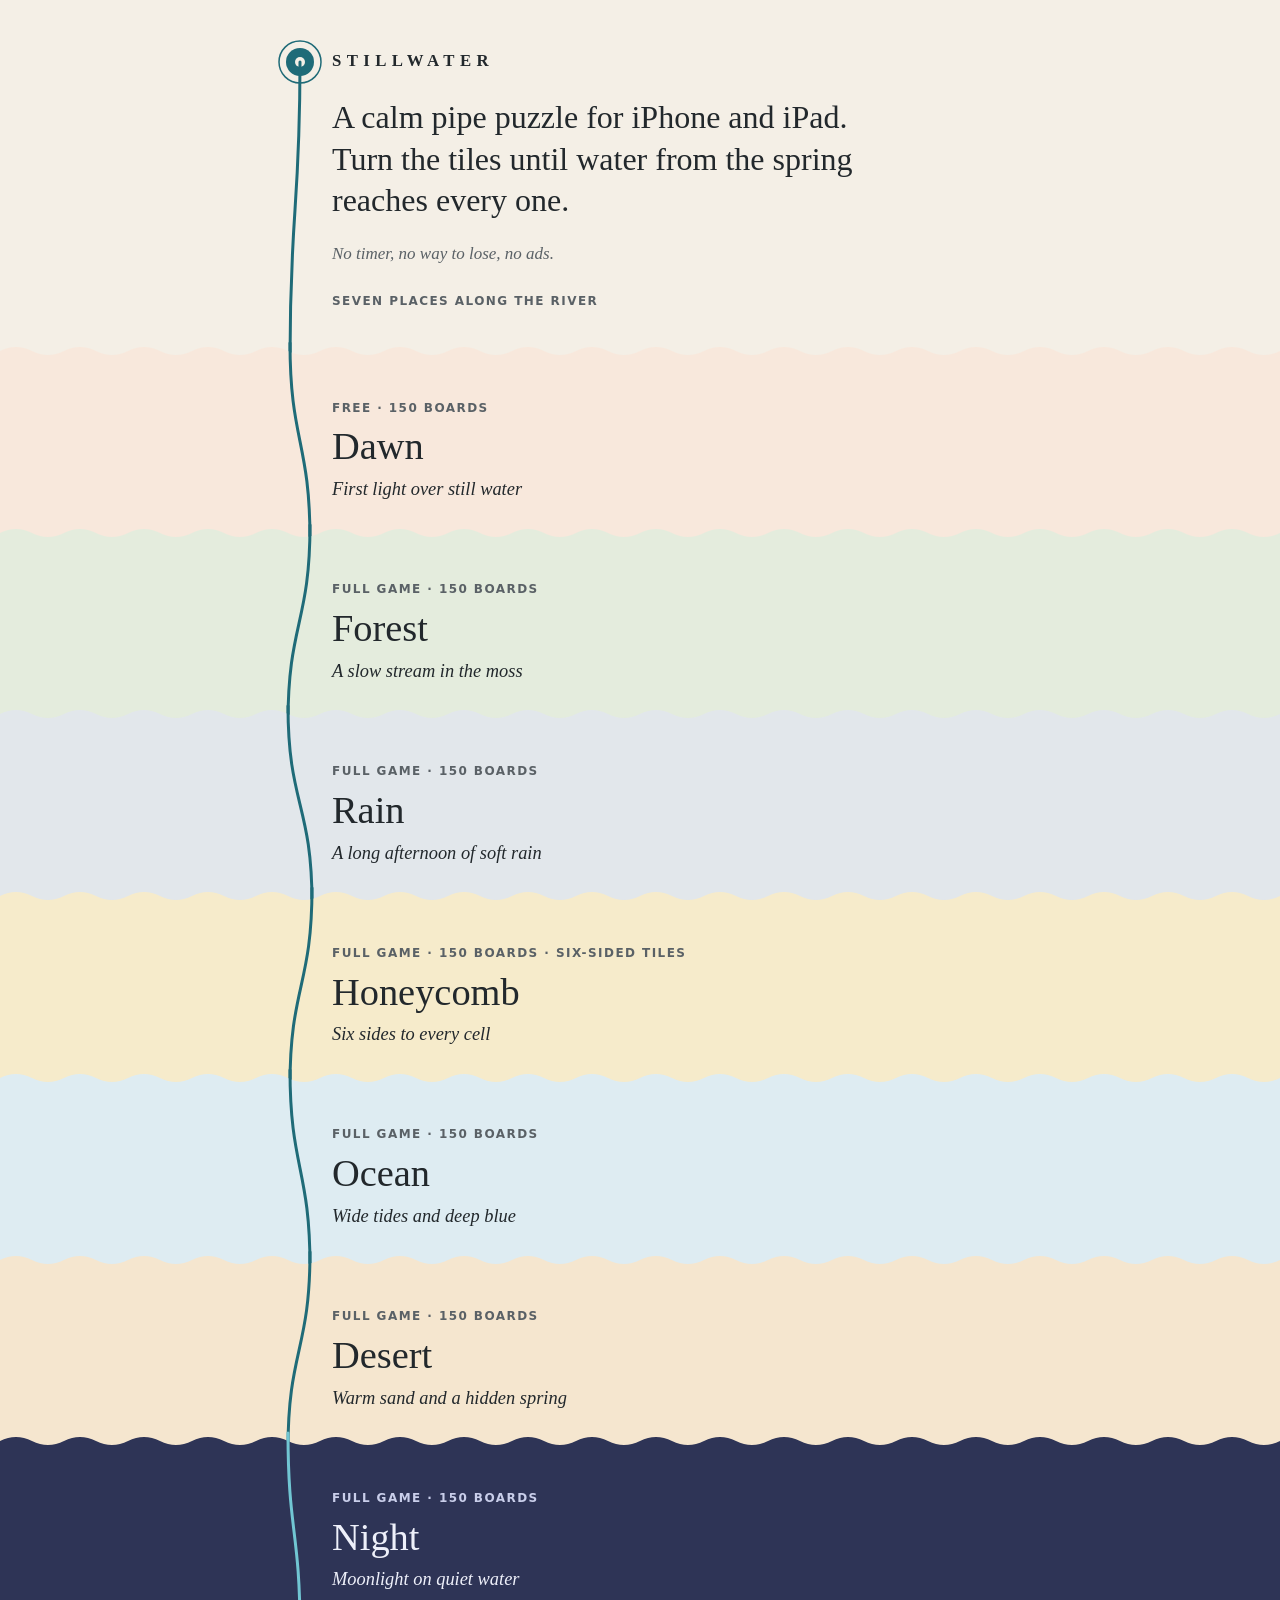
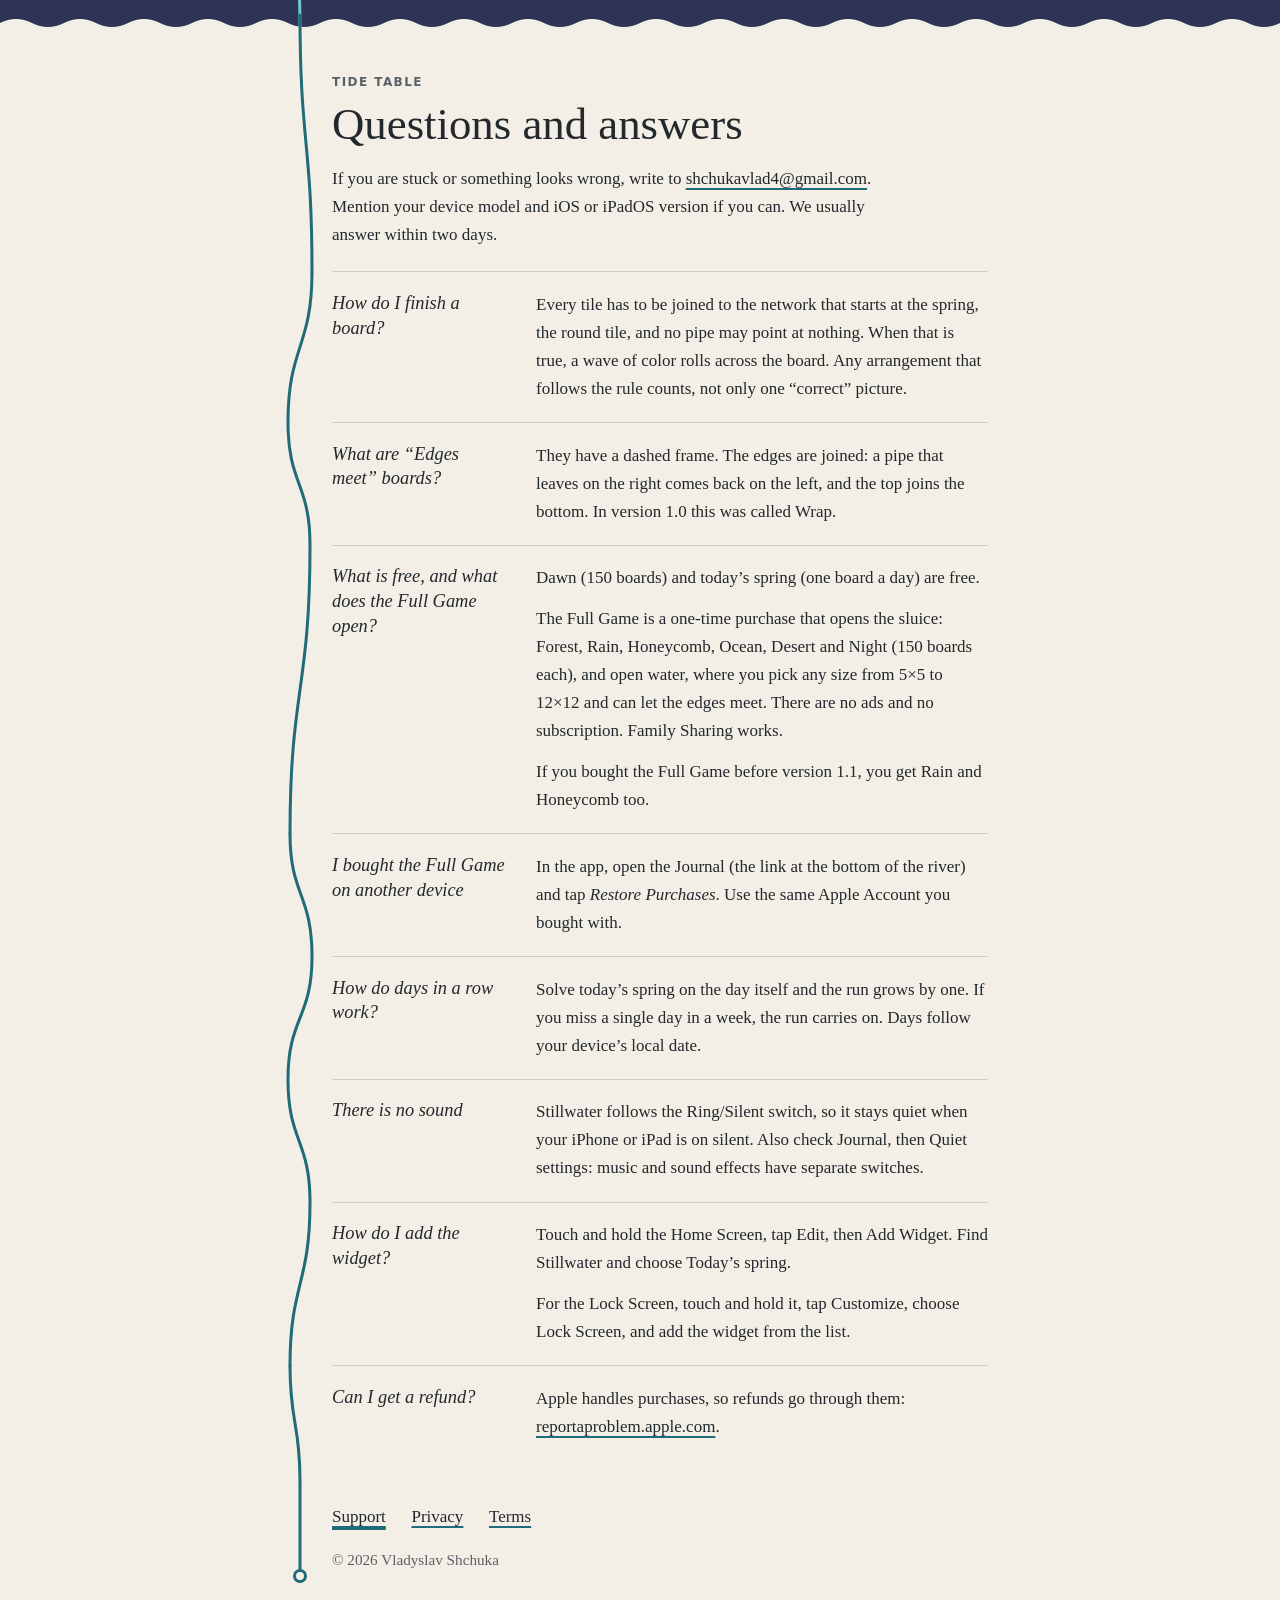
<file: index.html>
<!doctype html>
<html lang="en">
<head>
<meta charset="utf-8">
<meta name="viewport" content="width=device-width, initial-scale=1">
<meta name="color-scheme" content="light dark">
<title>Stillwater · Support</title>
<meta name="description" content="Stillwater is a calm pipe puzzle for iPhone and iPad. Turn the tiles until water from the spring reaches every one. No timer, no ads.">
<link rel="stylesheet" href="style.css">
<link rel="icon" href="icon.png">
</head>
<body>
<header class="band">
<div class="in" style="padding-top:2.4rem;padding-bottom:3rem">
<svg class="spring" viewBox="0 0 48 48" aria-hidden="true" focusable="false"><circle class="ring" cx="24" cy="24" r="21"/><circle class="disc" cx="24" cy="24" r="14"/><circle class="eye" cx="24" cy="24" r="5"/></svg>
<svg class="rv" style="top:calc(2.4rem + 24px);height:calc(100% - 2.4rem - 24px)" viewBox="0 0 48 100" preserveAspectRatio="none" aria-hidden="true" focusable="false"><path d="M24 0C24 50 14 50 14 100" vector-effect="non-scaling-stroke"/></svg>
<h1 class="mark" style="padding-top:.55rem"><a href="index.html">Stillwater</a></h1>
<p class="lede">A calm pipe puzzle for iPhone and iPad. Turn the tiles until water from the spring reaches every one.</p>
<p class="quiet">No timer, no way to lose, no ads.</p>
<p class="label" style="margin-bottom:0">Seven places along the river</p>
</div>
</header>
<main>
<section class="band place dawn" aria-labelledby="p-dawn">
<div class="in">
<svg class="rv" viewBox="0 0 48 100" preserveAspectRatio="none" aria-hidden="true" focusable="false"><path d="M14 0C14 50 34 50 34 100" vector-effect="non-scaling-stroke"/></svg>
<p class="label">Free &middot; 150 boards</p>
<h2 id="p-dawn">Dawn</h2>
<p class="mood">First light over still water</p>
</div>
</section>
<section class="band place forest" aria-labelledby="p-forest">
<div class="in">
<svg class="rv" viewBox="0 0 48 100" preserveAspectRatio="none" aria-hidden="true" focusable="false"><path d="M34 0C34 50 12 50 12 100" vector-effect="non-scaling-stroke"/></svg>
<p class="label">Full Game &middot; 150 boards</p>
<h2 id="p-forest">Forest</h2>
<p class="mood">A slow stream in the moss</p>
</div>
</section>
<section class="band place rain" aria-labelledby="p-rain">
<div class="in">
<svg class="rv" viewBox="0 0 48 100" preserveAspectRatio="none" aria-hidden="true" focusable="false"><path d="M12 0C12 50 36 50 36 100" vector-effect="non-scaling-stroke"/></svg>
<p class="label">Full Game &middot; 150 boards</p>
<h2 id="p-rain">Rain</h2>
<p class="mood">A long afternoon of soft rain</p>
</div>
</section>
<section class="band place honey" aria-labelledby="p-honey">
<div class="in">
<svg class="rv" viewBox="0 0 48 100" preserveAspectRatio="none" aria-hidden="true" focusable="false"><path d="M36 0C36 50 14 50 14 100" vector-effect="non-scaling-stroke"/></svg>
<p class="label">Full Game &middot; 150 boards &middot; six-sided tiles</p>
<h2 id="p-honey">Honeycomb</h2>
<p class="mood">Six sides to every cell</p>
</div>
</section>
<section class="band place ocean" aria-labelledby="p-ocean">
<div class="in">
<svg class="rv" viewBox="0 0 48 100" preserveAspectRatio="none" aria-hidden="true" focusable="false"><path d="M14 0C14 50 34 50 34 100" vector-effect="non-scaling-stroke"/></svg>
<p class="label">Full Game &middot; 150 boards</p>
<h2 id="p-ocean">Ocean</h2>
<p class="mood">Wide tides and deep blue</p>
</div>
</section>
<section class="band place desert" aria-labelledby="p-desert">
<div class="in">
<svg class="rv" viewBox="0 0 48 100" preserveAspectRatio="none" aria-hidden="true" focusable="false"><path d="M34 0C34 50 12 50 12 100" vector-effect="non-scaling-stroke"/></svg>
<p class="label">Full Game &middot; 150 boards</p>
<h2 id="p-desert">Desert</h2>
<p class="mood">Warm sand and a hidden spring</p>
</div>
</section>
<section class="band place night" aria-labelledby="p-night">
<div class="in">
<svg class="rv" viewBox="0 0 48 100" preserveAspectRatio="none" aria-hidden="true" focusable="false"><path d="M12 0C12 50 24 50 24 100" vector-effect="non-scaling-stroke"/></svg>
<p class="label">Full Game &middot; 150 boards</p>
<h2 id="p-night">Night</h2>
<p class="mood">Moonlight on quiet water</p>
</div>
</section>
<section class="band" aria-labelledby="tide">
<div class="in flow">
<div class="head seg first">
<svg class="rv" viewBox="0 0 48 100" preserveAspectRatio="none" aria-hidden="true" focusable="false"><path d="M24 0C24 50 36 50 36 100" vector-effect="non-scaling-stroke"/></svg>
<p class="label">Tide table</p>
<h2 class="title" id="tide">Questions and answers</h2>
<p class="intro">If you are stuck or something looks wrong, write to <a href="mailto:shchukavlad4@gmail.com">shchukavlad4@gmail.com</a>. Mention your device model and iOS or iPadOS version if you can. We usually answer within two days.</p>
</div>
<dl class="tide">
<div class="row seg"><svg class="rv" viewBox="0 0 48 100" preserveAspectRatio="none" aria-hidden="true" focusable="false"><path d="M36 0C36 50 12 50 12 100" vector-effect="non-scaling-stroke"/></svg><dt>How do I finish a board?</dt><dd><p>Every tile has to be joined to the network that starts at the spring, the round tile, and no pipe may point at nothing. When that is true, a wave of color rolls across the board. Any arrangement that follows the rule counts, not only one &ldquo;correct&rdquo; picture.</p></dd></div>
<div class="row seg"><svg class="rv" viewBox="0 0 48 100" preserveAspectRatio="none" aria-hidden="true" focusable="false"><path d="M12 0C12 50 34 50 34 100" vector-effect="non-scaling-stroke"/></svg><dt>What are &ldquo;Edges meet&rdquo; boards?</dt><dd><p>They have a dashed frame. The edges are joined: a pipe that leaves on the right comes back on the left, and the top joins the bottom. In version 1.0 this was called Wrap.</p></dd></div>
<div class="row seg"><svg class="rv" viewBox="0 0 48 100" preserveAspectRatio="none" aria-hidden="true" focusable="false"><path d="M34 0C34 50 14 50 14 100" vector-effect="non-scaling-stroke"/></svg><dt>What is free, and what does the Full Game open?</dt><dd><p>Dawn (150 boards) and today&rsquo;s spring (one board a day) are free.</p><p>The Full Game is a one-time purchase that opens the sluice: Forest, Rain, Honeycomb, Ocean, Desert and Night (150 boards each), and open water, where you pick any size from 5&times;5 to 12&times;12 and can let the edges meet. There are no ads and no subscription. Family Sharing works.</p><p>If you bought the Full Game before version 1.1, you get Rain and Honeycomb too.</p></dd></div>
<div class="row seg"><svg class="rv" viewBox="0 0 48 100" preserveAspectRatio="none" aria-hidden="true" focusable="false"><path d="M14 0C14 50 36 50 36 100" vector-effect="non-scaling-stroke"/></svg><dt>I bought the Full Game on another device</dt><dd><p>In the app, open the Journal (the link at the bottom of the river) and tap <em>Restore Purchases</em>. Use the same Apple Account you bought with.</p></dd></div>
<div class="row seg"><svg class="rv" viewBox="0 0 48 100" preserveAspectRatio="none" aria-hidden="true" focusable="false"><path d="M36 0C36 50 12 50 12 100" vector-effect="non-scaling-stroke"/></svg><dt>How do days in a row work?</dt><dd><p>Solve today&rsquo;s spring on the day itself and the run grows by one. If you miss a single day in a week, the run carries on. Days follow your device&rsquo;s local date.</p></dd></div>
<div class="row seg"><svg class="rv" viewBox="0 0 48 100" preserveAspectRatio="none" aria-hidden="true" focusable="false"><path d="M12 0C12 50 34 50 34 100" vector-effect="non-scaling-stroke"/></svg><dt>There is no sound</dt><dd><p>Stillwater follows the Ring/Silent switch, so it stays quiet when your iPhone or iPad is on silent. Also check Journal, then Quiet settings: music and sound effects have separate switches.</p></dd></div>
<div class="row seg"><svg class="rv" viewBox="0 0 48 100" preserveAspectRatio="none" aria-hidden="true" focusable="false"><path d="M34 0C34 50 14 50 14 100" vector-effect="non-scaling-stroke"/></svg><dt>How do I add the widget?</dt><dd><p>Touch and hold the Home Screen, tap Edit, then Add Widget. Find Stillwater and choose Today&rsquo;s spring.</p><p>For the Lock Screen, touch and hold it, tap Customize, choose Lock Screen, and add the widget from the list.</p></dd></div>
<div class="row seg"><svg class="rv" viewBox="0 0 48 100" preserveAspectRatio="none" aria-hidden="true" focusable="false"><path d="M14 0C14 50 24 50 24 100" vector-effect="non-scaling-stroke"/></svg><dt>Can I get a refund?</dt><dd><p>Apple handles purchases, so refunds go through them: <a href="https://reportaproblem.apple.com">reportaproblem.apple.com</a>.</p></dd></div>
</dl>
</div>
</section>
</main>
<footer class="band foot">
<div class="in">
<svg class="rv" viewBox="0 0 48 100" preserveAspectRatio="none" aria-hidden="true" focusable="false"><path d="M24 0V100" vector-effect="non-scaling-stroke"/></svg>
<span class="pool" aria-hidden="true"></span>
<nav aria-label="Pages"><a href="index.html" aria-current="page">Support</a><a href="privacy.html">Privacy</a><a href="terms.html">Terms</a></nav>
<p>&copy; 2026 Vladyslav Shchuka</p>
</div>
</footer>
</body>
</html>
</file>
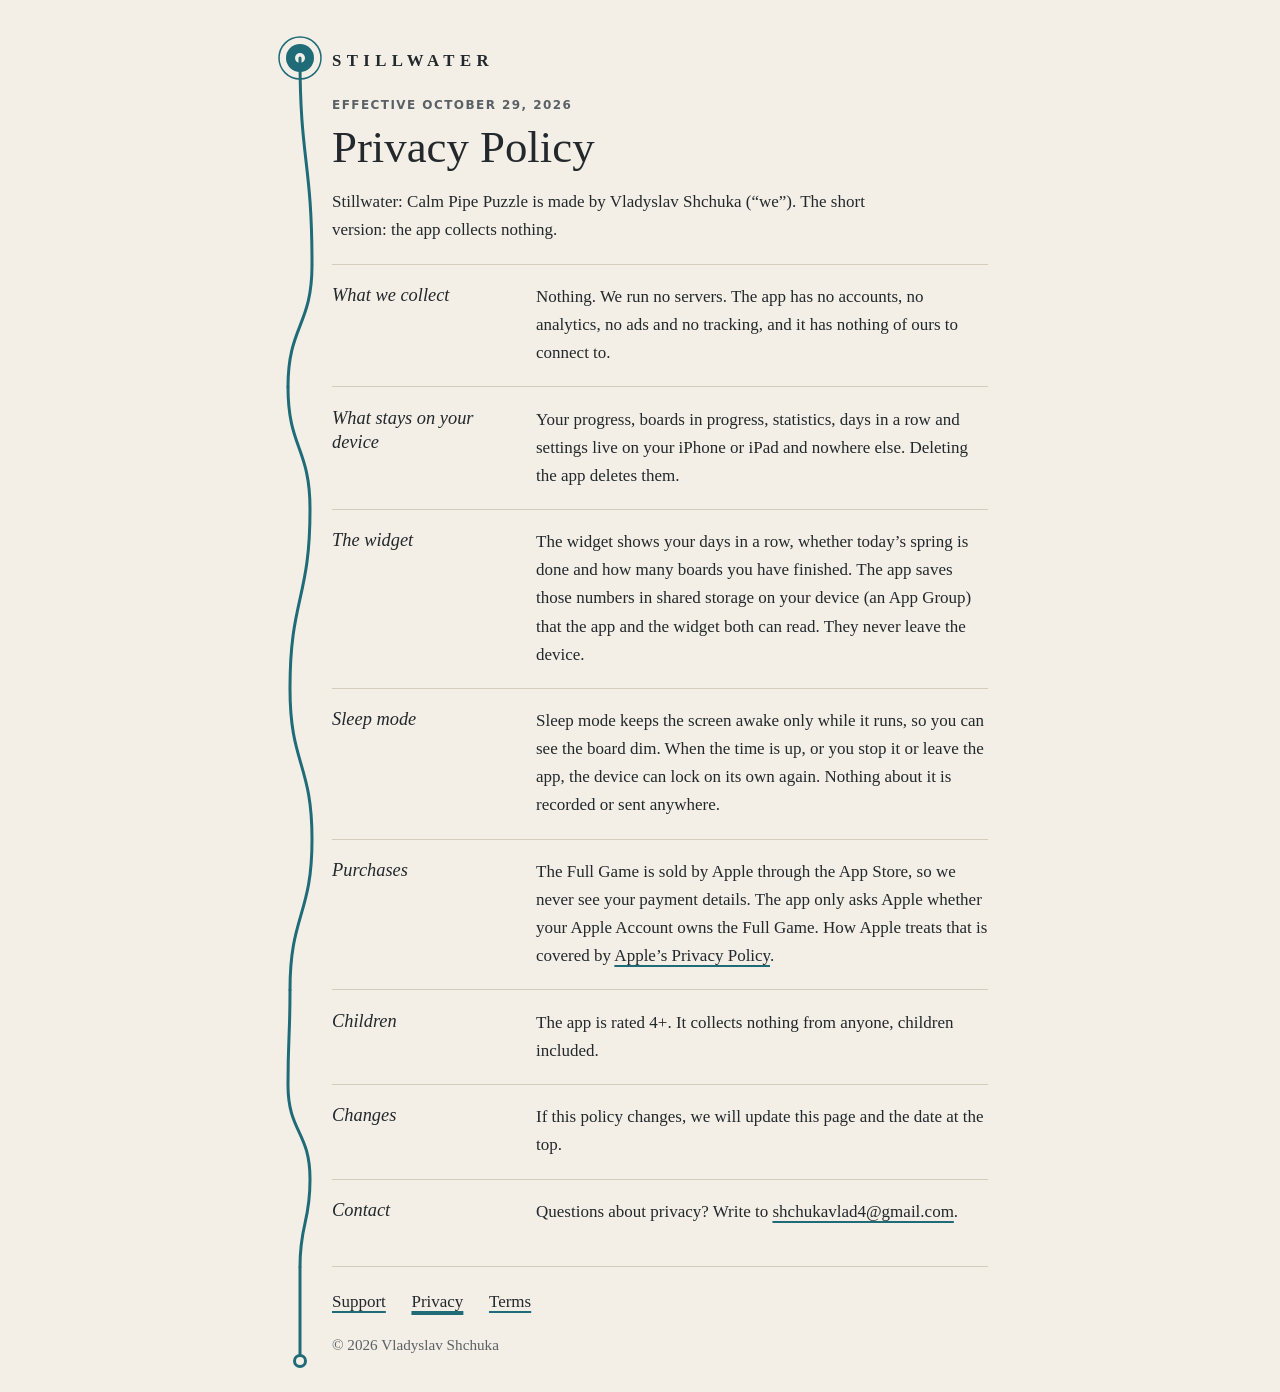
<file: privacy.html>
<!doctype html>
<html lang="en">
<head>
<meta charset="utf-8">
<meta name="viewport" content="width=device-width, initial-scale=1">
<meta name="color-scheme" content="light dark">
<title>Privacy Policy · Stillwater</title>
<meta name="description" content="Stillwater is a calm pipe puzzle for iPhone and iPad. Turn the tiles until water from the spring reaches every one. No timer, no ads.">
<link rel="stylesheet" href="style.css">
<link rel="icon" href="icon.png">
</head>
<body>
<div class="page">
<header class="head seg">
<svg class="spring" viewBox="0 0 48 48" aria-hidden="true" focusable="false"><circle class="ring" cx="24" cy="24" r="21"/><circle class="disc" cx="24" cy="24" r="14"/><circle class="eye" cx="24" cy="24" r="5"/></svg>
<svg class="rv" viewBox="0 0 48 100" preserveAspectRatio="none" aria-hidden="true" focusable="false"><path d="M24 0C24 50 36 50 36 100" vector-effect="non-scaling-stroke"/></svg>
<p class="mark"><a href="index.html">Stillwater</a></p>
<p class="label">Effective October 29, 2026</p>
<h1 class="title">Privacy Policy</h1>
<p class="intro">Stillwater: Calm Pipe Puzzle is made by Vladyslav Shchuka (&ldquo;we&rdquo;). The short version: the app collects nothing.</p>
</header>
<main>
<div class="tide">
<section class="row seg"><svg class="rv" viewBox="0 0 48 100" preserveAspectRatio="none" aria-hidden="true" focusable="false"><path d="M36 0C36 50 12 50 12 100" vector-effect="non-scaling-stroke"/></svg><h2>What we collect</h2><div class="a"><p>Nothing. We run no servers. The app has no accounts, no analytics, no ads and no tracking, and it has nothing of ours to connect to.</p></div></section>
<section class="row seg"><svg class="rv" viewBox="0 0 48 100" preserveAspectRatio="none" aria-hidden="true" focusable="false"><path d="M12 0C12 50 34 50 34 100" vector-effect="non-scaling-stroke"/></svg><h2>What stays on your device</h2><div class="a"><p>Your progress, boards in progress, statistics, days in a row and settings live on your iPhone or iPad and nowhere else. Deleting the app deletes them.</p></div></section>
<section class="row seg"><svg class="rv" viewBox="0 0 48 100" preserveAspectRatio="none" aria-hidden="true" focusable="false"><path d="M34 0C34 50 14 50 14 100" vector-effect="non-scaling-stroke"/></svg><h2>The widget</h2><div class="a"><p>The widget shows your days in a row, whether today&rsquo;s spring is done and how many boards you have finished. The app saves those numbers in shared storage on your device (an App Group) that the app and the widget both can read. They never leave the device.</p></div></section>
<section class="row seg"><svg class="rv" viewBox="0 0 48 100" preserveAspectRatio="none" aria-hidden="true" focusable="false"><path d="M14 0C14 50 36 50 36 100" vector-effect="non-scaling-stroke"/></svg><h2>Sleep mode</h2><div class="a"><p>Sleep mode keeps the screen awake only while it runs, so you can see the board dim. When the time is up, or you stop it or leave the app, the device can lock on its own again. Nothing about it is recorded or sent anywhere.</p></div></section>
<section class="row seg"><svg class="rv" viewBox="0 0 48 100" preserveAspectRatio="none" aria-hidden="true" focusable="false"><path d="M36 0C36 50 14 50 14 100" vector-effect="non-scaling-stroke"/></svg><h2>Purchases</h2><div class="a"><p>The Full Game is sold by Apple through the App Store, so we never see your payment details. The app only asks Apple whether your Apple Account owns the Full Game. How Apple treats that is covered by <a href="https://www.apple.com/legal/privacy/">Apple&rsquo;s Privacy Policy</a>.</p></div></section>
<section class="row seg"><svg class="rv" viewBox="0 0 48 100" preserveAspectRatio="none" aria-hidden="true" focusable="false"><path d="M14 0C14 50 12 50 12 100" vector-effect="non-scaling-stroke"/></svg><h2>Children</h2><div class="a"><p>The app is rated 4+. It collects nothing from anyone, children included.</p></div></section>
<section class="row seg"><svg class="rv" viewBox="0 0 48 100" preserveAspectRatio="none" aria-hidden="true" focusable="false"><path d="M12 0C12 50 34 50 34 100" vector-effect="non-scaling-stroke"/></svg><h2>Changes</h2><div class="a"><p>If this policy changes, we will update this page and the date at the top.</p></div></section>
<section class="row seg"><svg class="rv" viewBox="0 0 48 100" preserveAspectRatio="none" aria-hidden="true" focusable="false"><path d="M34 0C34 50 24 50 24 100" vector-effect="non-scaling-stroke"/></svg><h2>Contact</h2><div class="a"><p>Questions about privacy? Write to <a href="mailto:shchukavlad4@gmail.com">shchukavlad4@gmail.com</a>.</p></div></section>
</div>
</main>
<footer class="foot">
<svg class="rv" viewBox="0 0 48 100" preserveAspectRatio="none" aria-hidden="true" focusable="false"><path d="M24 0V100" vector-effect="non-scaling-stroke"/></svg>
<span class="pool" aria-hidden="true"></span>
<nav aria-label="Pages"><a href="index.html">Support</a><a href="privacy.html" aria-current="page">Privacy</a><a href="terms.html">Terms</a></nav>
<p>&copy; 2026 Vladyslav Shchuka</p>
</footer>
</div>
</body>
</html>
</file>
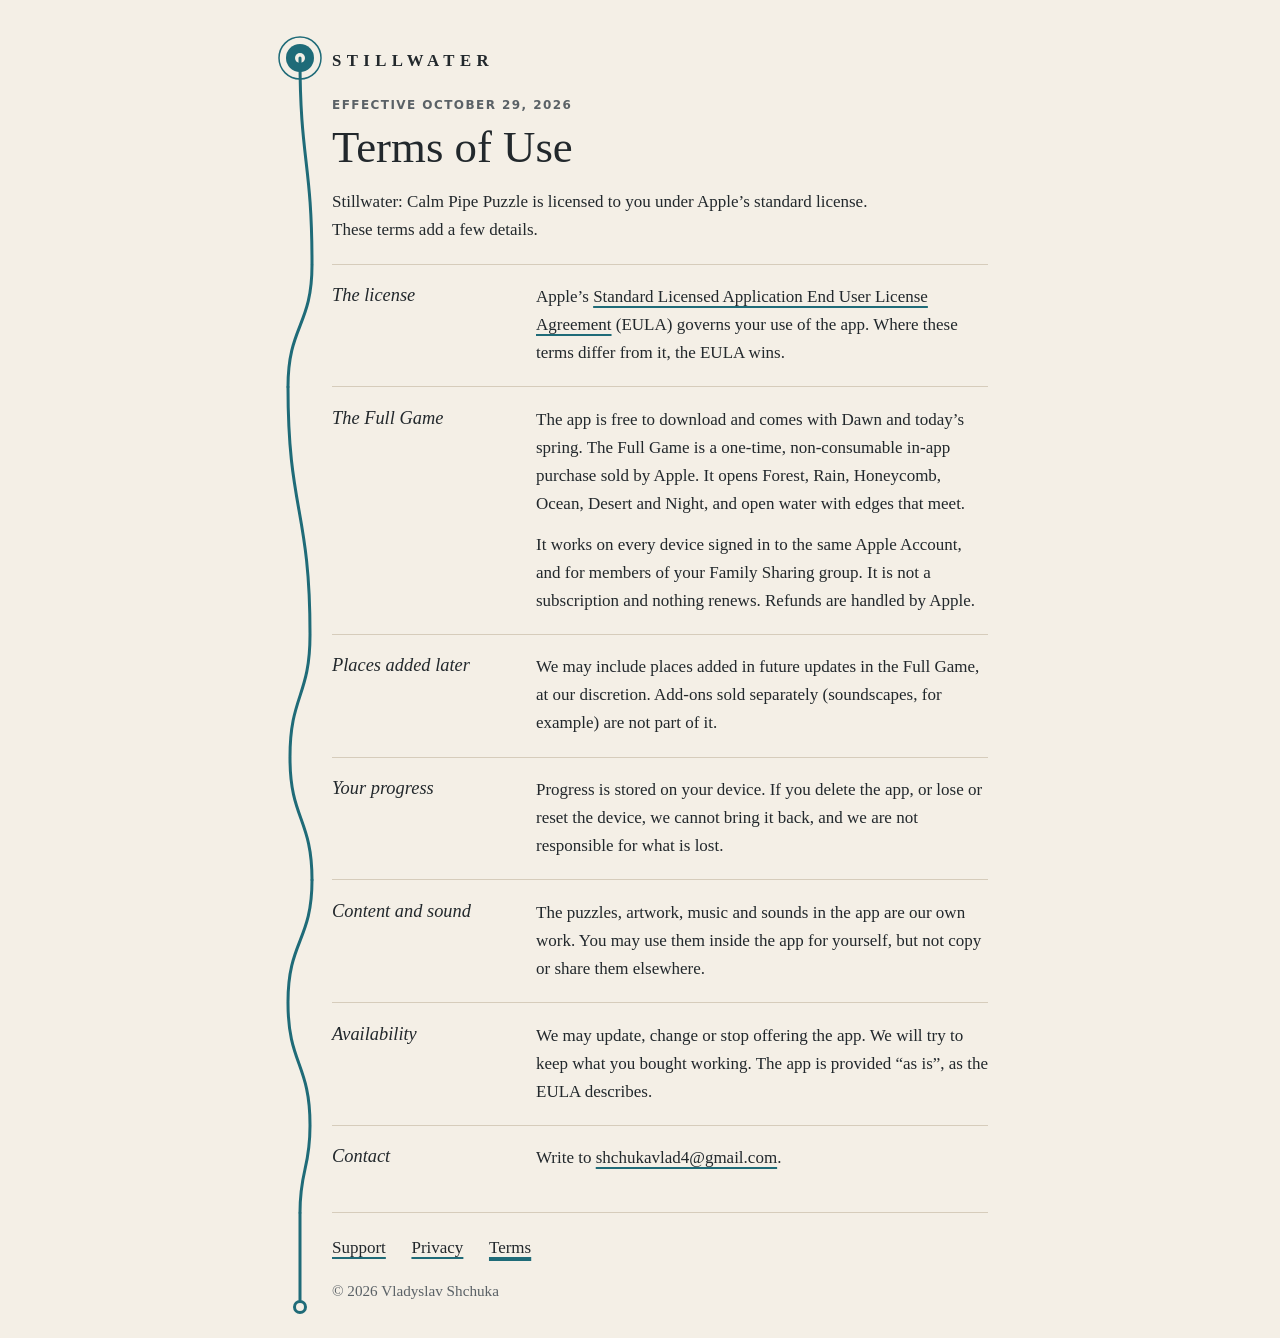
<file: terms.html>
<!doctype html>
<html lang="en">
<head>
<meta charset="utf-8">
<meta name="viewport" content="width=device-width, initial-scale=1">
<meta name="color-scheme" content="light dark">
<title>Terms of Use · Stillwater</title>
<meta name="description" content="Stillwater is a calm pipe puzzle for iPhone and iPad. Turn the tiles until water from the spring reaches every one. No timer, no ads.">
<link rel="stylesheet" href="style.css">
<link rel="icon" href="icon.png">
</head>
<body>
<div class="page">
<header class="head seg">
<svg class="spring" viewBox="0 0 48 48" aria-hidden="true" focusable="false"><circle class="ring" cx="24" cy="24" r="21"/><circle class="disc" cx="24" cy="24" r="14"/><circle class="eye" cx="24" cy="24" r="5"/></svg>
<svg class="rv" viewBox="0 0 48 100" preserveAspectRatio="none" aria-hidden="true" focusable="false"><path d="M24 0C24 50 36 50 36 100" vector-effect="non-scaling-stroke"/></svg>
<p class="mark"><a href="index.html">Stillwater</a></p>
<p class="label">Effective October 29, 2026</p>
<h1 class="title">Terms of Use</h1>
<p class="intro">Stillwater: Calm Pipe Puzzle is licensed to you under Apple&rsquo;s standard license. These terms add a few details.</p>
</header>
<main>
<div class="tide">
<section class="row seg"><svg class="rv" viewBox="0 0 48 100" preserveAspectRatio="none" aria-hidden="true" focusable="false"><path d="M36 0C36 50 12 50 12 100" vector-effect="non-scaling-stroke"/></svg><h2>The license</h2><div class="a"><p>Apple&rsquo;s <a href="https://www.apple.com/legal/internet-services/itunes/dev/stdeula/">Standard Licensed Application End User License Agreement</a> (EULA) governs your use of the app. Where these terms differ from it, the EULA wins.</p></div></section>
<section class="row seg"><svg class="rv" viewBox="0 0 48 100" preserveAspectRatio="none" aria-hidden="true" focusable="false"><path d="M12 0C12 50 34 50 34 100" vector-effect="non-scaling-stroke"/></svg><h2>The Full Game</h2><div class="a"><p>The app is free to download and comes with Dawn and today&rsquo;s spring. The Full Game is a one-time, non-consumable in-app purchase sold by Apple. It opens Forest, Rain, Honeycomb, Ocean, Desert and Night, and open water with edges that meet.</p><p>It works on every device signed in to the same Apple Account, and for members of your Family Sharing group. It is not a subscription and nothing renews. Refunds are handled by Apple.</p></div></section>
<section class="row seg"><svg class="rv" viewBox="0 0 48 100" preserveAspectRatio="none" aria-hidden="true" focusable="false"><path d="M34 0C34 50 14 50 14 100" vector-effect="non-scaling-stroke"/></svg><h2>Places added later</h2><div class="a"><p>We may include places added in future updates in the Full Game, at our discretion. Add-ons sold separately (soundscapes, for example) are not part of it.</p></div></section>
<section class="row seg"><svg class="rv" viewBox="0 0 48 100" preserveAspectRatio="none" aria-hidden="true" focusable="false"><path d="M14 0C14 50 36 50 36 100" vector-effect="non-scaling-stroke"/></svg><h2>Your progress</h2><div class="a"><p>Progress is stored on your device. If you delete the app, or lose or reset the device, we cannot bring it back, and we are not responsible for what is lost.</p></div></section>
<section class="row seg"><svg class="rv" viewBox="0 0 48 100" preserveAspectRatio="none" aria-hidden="true" focusable="false"><path d="M36 0C36 50 12 50 12 100" vector-effect="non-scaling-stroke"/></svg><h2>Content and sound</h2><div class="a"><p>The puzzles, artwork, music and sounds in the app are our own work. You may use them inside the app for yourself, but not copy or share them elsewhere.</p></div></section>
<section class="row seg"><svg class="rv" viewBox="0 0 48 100" preserveAspectRatio="none" aria-hidden="true" focusable="false"><path d="M12 0C12 50 34 50 34 100" vector-effect="non-scaling-stroke"/></svg><h2>Availability</h2><div class="a"><p>We may update, change or stop offering the app. We will try to keep what you bought working. The app is provided &ldquo;as is&rdquo;, as the EULA describes.</p></div></section>
<section class="row seg"><svg class="rv" viewBox="0 0 48 100" preserveAspectRatio="none" aria-hidden="true" focusable="false"><path d="M34 0C34 50 24 50 24 100" vector-effect="non-scaling-stroke"/></svg><h2>Contact</h2><div class="a"><p>Write to <a href="mailto:shchukavlad4@gmail.com">shchukavlad4@gmail.com</a>.</p></div></section>
</div>
</main>
<footer class="foot">
<svg class="rv" viewBox="0 0 48 100" preserveAspectRatio="none" aria-hidden="true" focusable="false"><path d="M24 0V100" vector-effect="non-scaling-stroke"/></svg>
<span class="pool" aria-hidden="true"></span>
<nav aria-label="Pages"><a href="index.html">Support</a><a href="privacy.html">Privacy</a><a href="terms.html" aria-current="page">Terms</a></nav>
<p>&copy; 2026 Vladyslav Shchuka</p>
</footer>
</div>
</body>
</html>
</file>
<file: style.css>
/* Stillwater site, 1.1 "Ink and Tide".
   The river page of an old tide almanac: warm paper, ink, one water color.
   Places are color bands with a wavy top edge, joined by one river line. */

:root {
  color-scheme: light dark;
  --paper: #F4EFE6;
  --ink: #22282C;
  --faint: #5A6166;
  --rule: #D6CCBB;
  --water: #1F6B78;
  --bw: var(--water);

  --dawn: #F8E8DC;
  --forest: #E4ECDD;
  --rain: #E2E7EB;
  --honey: #F6EBCB;
  --ocean: #DEECF2;
  --desert: #F5E6CF;
  --night: #2E3456;

  --serif: "New York", ui-serif, "Iowan Old Style", Georgia, serif;
  --sans: system-ui, -apple-system, "Helvetica Neue", Arial, sans-serif;
}

@media (prefers-color-scheme: dark) {
  :root {
    --paper: #14181E;
    --ink: #ECE6DC;
    --faint: #A8AEB3;
    --rule: #2A3038;
    --water: #71C6D3;

    --dawn: #2A2321;
    --forest: #212A24;
    --rain: #212830;
    --honey: #2B281D;
    --ocean: #1C2A33;
    --desert: #2C261E;
  }
}

* { box-sizing: border-box; }

html { -webkit-text-size-adjust: 100%; }

body {
  margin: 0;
  background: var(--paper);
  color: var(--ink);
  font: 1.0625rem/1.65 var(--serif);
  overflow-x: hidden;
}

/* ---------- bands ---------- */

.band {
  --b: var(--paper);
  --bi: var(--ink);
  --bf: var(--faint);
  --bw: var(--water);
  position: relative;
  background: var(--b);
  color: var(--bi);
}

/* The wavy top edge: a strip of the band color, cut by a wave mask. */
.band::before {
  content: "";
  position: absolute;
  left: 0; right: 0;
  top: -15px;
  height: 16px;
  background: var(--b);
  -webkit-mask: url("data:image/svg+xml,%3Csvg xmlns='http://www.w3.org/2000/svg' viewBox='0 0 64 16'%3E%3Cpath d='M0 8Q16 0 32 8T64 8V16H0Z'/%3E%3C/svg%3E") repeat-x 0 0 / 64px 16px;
          mask: url("data:image/svg+xml,%3Csvg xmlns='http://www.w3.org/2000/svg' viewBox='0 0 64 16'%3E%3Cpath d='M0 8Q16 0 32 8T64 8V16H0Z'/%3E%3C/svg%3E") repeat-x 0 0 / 64px 16px;
}

.band .in {
  position: relative;
  max-width: 46rem;
  margin: 0 auto;
  padding: 2.75rem 1.25rem 2.5rem 3.75rem;
}

.dawn    { --b: var(--dawn); }
.forest  { --b: var(--forest); }
.rain    { --b: var(--rain); }
.honey   { --b: var(--honey); }
.ocean   { --b: var(--ocean); }
.desert  { --b: var(--desert); }
.night   { --b: var(--night); --bi: #EEF0FA; --bf: #C9CEEA; --bw: #71C6D3; }

/* ---------- the river ---------- */

.rv {
  position: absolute;
  left: 4px;
  top: -15px;
  width: 48px;
  height: calc(100% + 15px);
  overflow: visible;
  fill: none;
  stroke: var(--bw);
  stroke-width: 3;
  stroke-linecap: round;
  pointer-events: none;
}

.spring {
  position: absolute;
  left: 4px;
  top: 2.4rem;
  width: 48px;
  height: 48px;
}
.spring .ring { fill: none; stroke: var(--water); stroke-width: 1.5; }
.spring .disc { fill: var(--water); }
.spring .eye  { fill: var(--paper); }

.pool {
  position: absolute;
  left: 21px;
  bottom: 1.5rem;
  width: 14px;
  height: 14px;
  border: 3px solid var(--water);
  border-radius: 50%;
}

/* ---------- type ---------- */

.label {
  margin: 0 0 .5rem;
  font: 600 .75rem/1.4 var(--sans);
  letter-spacing: .12em;
  text-transform: uppercase;
  color: var(--bf);
}

h1, h2 { font-weight: 400; margin: 0; }

.mark {
  font-size: 1.05rem;
  letter-spacing: .32em;
  text-transform: uppercase;
  font-weight: 600;
  margin: 0 0 1.4rem;
}
.mark a { color: inherit; text-decoration: none; }

.lede {
  font-size: clamp(1.45rem, 5.4vw, 2rem);
  line-height: 1.3;
  margin: 0 0 1.1rem;
  max-width: 34rem;
}

.quiet { margin: 0 0 1.6rem; color: var(--bf); font-style: italic; }

.place h2 { font-size: clamp(1.8rem, 6vw, 2.4rem); line-height: 1.15; }
.place p.mood { margin: .35rem 0 0; font-style: italic; font-size: 1.15rem; }
.place .in { padding-top: 2.6rem; padding-bottom: 2.2rem; }

a {
  color: inherit;
  text-decoration: underline;
  text-decoration-color: var(--bw, var(--water));
  text-decoration-thickness: 2px;
  text-underline-offset: .22em;
}
a:hover { text-decoration-thickness: 3px; }
a:focus-visible {
  outline: 2px solid var(--bw, var(--water));
  outline-offset: 3px;
  border-radius: 2px;
}
a[aria-current="page"] { text-decoration-thickness: 4px; }

/* ---------- tide table / margin notes ---------- */

.tide { margin: 0; padding: 0; }
.row { border-top: 1px solid var(--rule); padding: 1.15rem 0 1.2rem; }
.row > h2, .row > dt, .row > .q {
  font: italic 400 1.15rem/1.35 var(--serif);
  margin: 0 0 .4rem;
}
.row > dd, .row > .a { margin: 0; }
.row p { margin: 0 0 .8rem; }
.row p:last-child { margin-bottom: 0; }
.row ul { margin: 0 0 .8rem; padding-left: 1.2rem; }
.row li { margin: .25rem 0; }

@media (min-width: 42rem) {
  .row {
    display: grid;
    grid-template-columns: 11rem minmax(0, 1fr);
    column-gap: 1.75rem;
  }
  .row > h2, .row > dt, .row > .q { margin: 0; }
}

.title { font-size: clamp(2rem, 7vw, 2.8rem); line-height: 1.12; margin: 0 0 1rem; }
.intro { margin: 0 0 1.2rem; max-width: 36rem; }

/* ---------- footer ---------- */

.foot::before { display: none; }
.foot .in { padding-top: 1.4rem; padding-bottom: 2.2rem; }
.foot .rv { top: 0; height: calc(100% - 1.5rem - 14px); }
.foot nav { display: flex; flex-wrap: wrap; gap: .4rem 1.6rem; margin: 0 0 1rem; }
.foot p { margin: 0; font-size: .95rem; color: var(--bf); }

/* ---------- river segments that follow the content ---------- */

/* Each .seg carries its own piece of river; the pieces share end points,
   so together they read as one line that wanders left and right. */
:root { --gut: 3.75rem; }
.seg { position: relative; }
.seg > .rv { left: calc(4px - var(--gut)); top: 0; height: 100%; }
.seg.first > .rv { top: -15px; height: calc(100% + 15px); }

.band .in.flow { padding-top: 0; padding-bottom: 0; }
.flow .head { padding: 2.75rem 0 1.4rem; }
.flow .head .intro { margin-bottom: 0; }
.row:last-child { padding-bottom: 2.5rem; }

/* ---------- legal pages: one river on a plain paper page ---------- */

.page {
  position: relative;
  max-width: 46rem;
  margin: 0 auto;
  padding: 0 1.25rem 0 var(--gut);
}
.page .spring { top: 2.1rem; left: calc(4px - var(--gut)); }
.page .head { padding: 2.4rem 0 1.2rem; }
.page .head .intro { margin-bottom: 0; }
.page .head .rv { top: calc(2.1rem + 24px); height: calc(100% - 2.1rem - 24px); }
.page .label { color: var(--faint); }
.page .mark { margin-top: 0; padding-top: .55rem; }
.page .foot { position: relative; border-top: 1px solid var(--rule); padding: 1.3rem 0 2.2rem; }
.page .foot .rv { top: 0; height: calc(100% - 1.5rem - 14px); left: calc(4px - var(--gut)); }
.page .foot .pool { left: calc(21px - var(--gut)); }
.page .foot nav { display: flex; flex-wrap: wrap; gap: .4rem 1.6rem; margin: 0 0 1rem; }
.page .foot p { color: var(--faint); font-size: .95rem; margin: 0; }

@media (max-width: 26rem) {
  body { font-size: 1rem; }
  :root { --gut: 3.5rem; }
  .band .in { padding-left: 3.5rem; padding-right: 1rem; }
  .page { padding-right: 1rem; }
}

@media (prefers-reduced-motion: no-preference) {
  html { scroll-behavior: smooth; }
}
</file>
